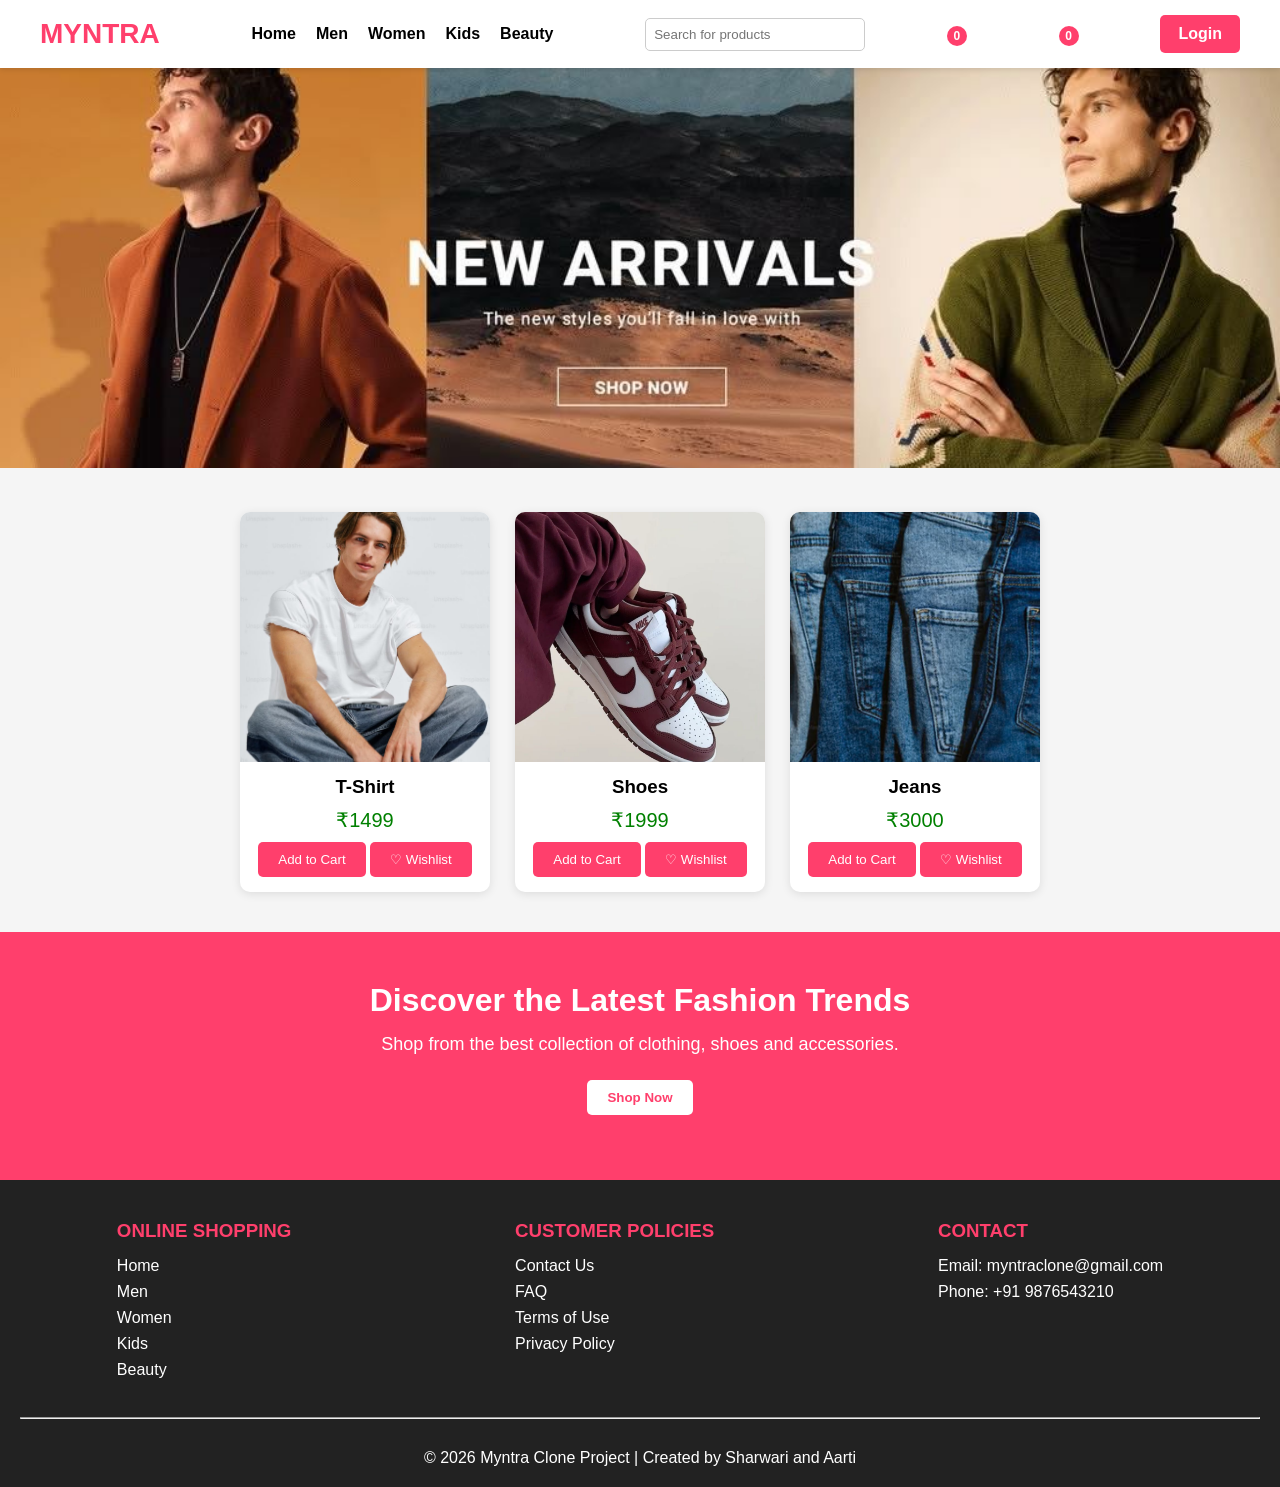
<file: index.html>
<!DOCTYPE html>
<html lang="en">
<head>
  <meta charset="UTF-8">
  <meta name="viewport" content="width=device-width, initial-scale=1.0">
  <title>Myntra Clone</title>
  <link rel="stylesheet" href="style.css">
</head>

<body>

  <header>

    <div class="logo" onclick="window.location.href='index.html'" style="cursor: pointer;">
      MYNTRA
    </div>

    <nav>
      <ul>
        <li>
          <a href="home.html" style="text-decoration: none; color: inherit;">
            Home
          </a>
        </li>

        <li>
          <a href="men.html" style="text-decoration: none; color: inherit;">
            Men
          </a>
        </li>

        <li>
          <a href="women.html" style="text-decoration: none; color: inherit;">
            Women
          </a>
        </li>

        <li>
          <a href="kids.html" style="text-decoration: none; color: inherit;">
            Kids
          </a>
        </li>

        <li>
          <a href="beauty.html" style="text-decoration: none; color: inherit;">
            Beauty
          </a>
        </li>
      </ul>
    </nav>

    <div class="search-box">
      <input type="text" placeholder="Search for products">
    </div>

    <div class="wishlist" onclick="window.location.href='wishlist.html'">
      <span id="wishlist-count" class="wishlist-badge">0</span>
    </div>

    <div class="cart" onclick="window.location.href='cart.html'">
      <span id="cart-count" class="cart-badge">0</span>
    </div>

    <a href="login.html" class="login-btn">Login</a>

  </header>


  <!-- Banner -->

  <section class="banner">

    <img src="image/banner.jpg" alt="Banner">

  </section>


  <!-- Products -->

  <section class="products">

    <!-- T-Shirt -->

    <div class="card">

      <img src="image/tshirt.jpg" alt="T-Shirt">

      <h3>T-Shirt</h3>

      <p>₹1499</p>

      <button onclick="addToCart()">
        Add to Cart
      </button>

      <button onclick="addToWishlist()" class="wishlist-btn">
        ♡ Wishlist
      </button>

    </div>


    <!-- Shoes -->

    <div class="card">

      <img src="image/shoes.jpg" alt="Shoes">

      <h3>Shoes</h3>

      <p>₹1999</p>

      <button onclick="addToCart()">
        Add to Cart
      </button>

      <button onclick="addToWishlist()" class="wishlist-btn">
        ♡ Wishlist
      </button>

    </div>


    <!-- Jeans -->

    <div class="card">

      <img src="image/jeans.jpg" alt="Jeans">

      <h3>Jeans</h3>

      <p>₹3000</p>

      <button onclick="addToCart()">
        Add to Cart
      </button>

      <button onclick="addToWishlist()" class="wishlist-btn">
        ♡ Wishlist
      </button>

    </div>

  </section>


  <!-- Call To Action -->

  <section class="cta">

    <h2>
      Discover the Latest Fashion Trends
    </h2>

    <p>
      Shop from the best collection of clothing, shoes and accessories.
    </p>

    <a href="login.html">
      <button>
        Shop Now
      </button>
    </a>

  </section>


  <!-- Footer -->

  <footer>

    <div class="footer-container">


      <div class="footer-box">

        <h3>ONLINE SHOPPING</h3>

        <p>
          <a href="home.html" style="text-decoration: none; color: inherit;">
            Home
          </a>
        </p>

        <p>
          <a href="men.html" style="text-decoration: none; color: inherit;">
            Men
          </a>
        </p>

        <p>
          <a href="women.html" style="text-decoration: none; color: inherit;">
            Women
          </a>
        </p>

        <p>
          <a href="kids.html" style="text-decoration: none; color: inherit;">
            Kids
          </a>
        </p>

        <p>
          <a href="beauty.html" style="text-decoration: none; color: inherit;">
            Beauty
          </a>
        </p>

      </div>


      <div class="footer-box">

        <h3>CUSTOMER POLICIES</h3>

        <p>Contact Us</p>

        <p>FAQ</p>

        <p>Terms of Use</p>

        <p>Privacy Policy</p>

      </div>


      <div class="footer-box">

        <h3>CONTACT</h3>

        <p>
          Email: myntraclone@gmail.com
        </p>

        <p>
          Phone: +91 9876543210
        </p>

      </div>

    </div>


    <hr>


    <p class="copyright">

      © 2026 Myntra Clone Project | Created by Sharwari and Aarti

    </p>

  </footer>


  <script src="script.js"></script>

</body>
</html>
</file>
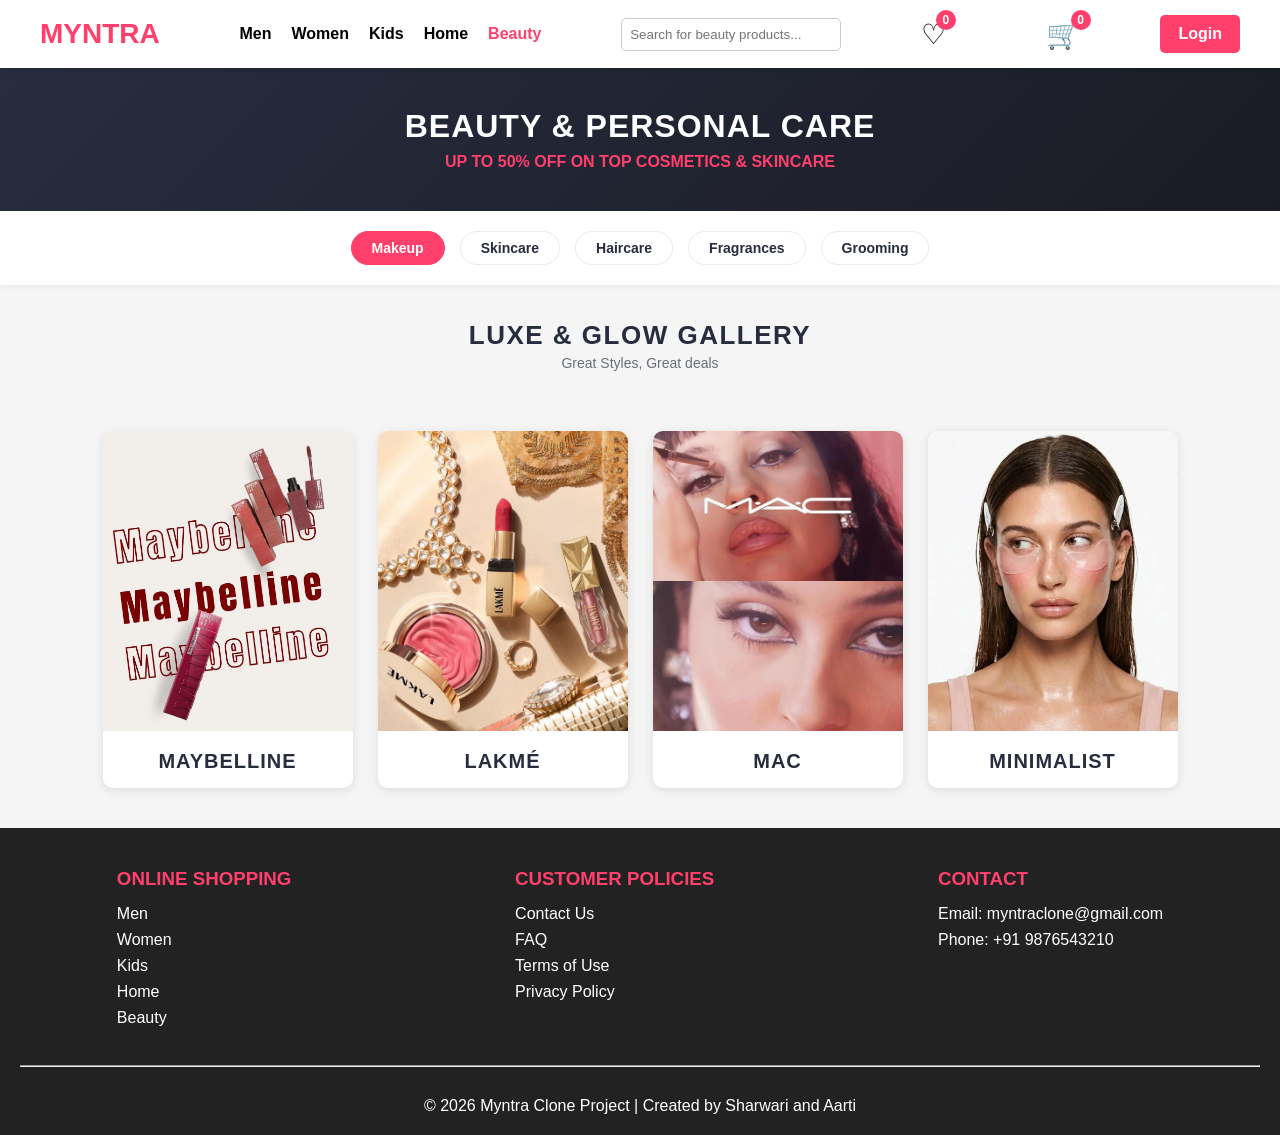
<file: beauty.html>
<!DOCTYPE html>
<html lang="en">
<head>
    <meta charset="UTF-8">
    <meta name="viewport" content="width=device-width, initial-scale=1.0">
    <title>Beauty & Personal Care - Myntra Clone</title>
    <link rel="stylesheet" href="style.css">
    <style>
        /* Category-specific styling */
        .category-header {
            background: linear-gradient(135deg, #282c3f 0%, #1a1c24 100%);
            color: white;
            padding: 40px 20px;
            text-align: center;
        }

        .category-header h1 {
            font-size: 32px;
            font-weight: 700;
            letter-spacing: 1px;
            margin-bottom: 8px;
        }

        .category-header p {
            color: #ff3f6c;
            font-size: 16px;
            font-weight: 600;
        }

        .filter-bar {
            display: flex;
            justify-content: center;
            gap: 15px;
            padding: 20px;
            background: white;
            box-shadow: 0 2px 4px rgba(0,0,0,0.05);
            flex-wrap: wrap;
        }

        .filter-pill {
            padding: 8px 20px;
            border: 1px solid #eaeaec;
            border-radius: 20px;
            font-size: 14px;
            font-weight: 600;
            color: #282c3f;
            cursor: pointer;
            transition: 0.2s;
        }

        .filter-pill:hover, .filter-pill.active {
            background: #ff3f6c;
            color: white;
            border-color: #ff3f6c;
        }

        .brand-gallery-title {
            text-align: center;
            margin-top: 35px;
        }

        .brand-gallery-title h2 {
            font-size: 26px;
            color: #282c3f;
            text-transform: uppercase;
            letter-spacing: 1.5px;
            margin-bottom: 4px;
        }

        .brand-gallery-title p {
            font-size: 14px;
            color: #696e79;
            font-weight: 500;
            margin-bottom: 20px;
        }

        .brand-card {
            padding-bottom: 15px;
        }

        .brand-card img {
            width: 100%;
            height: 300px;
            object-fit: cover;
        }

        .brand-card h3 {
            margin-top: 15px;
            font-size: 20px;
            font-weight: bold;
            color: #282c3f;
            letter-spacing: 1px;
        }
    </style>
</head>
<body>

    <!-- Header Navigation -->
    <header>
        <div class="logo" onclick="window.location.href='index.html'" style="cursor: pointer;">MYNTRA</div>

        <nav>
            <ul>
                <li><a href="men.html" style="text-decoration: none; color: inherit;">Men</a></li>
                <li><a href="women.html" style="text-decoration: none; color: inherit;">Women</a></li>
                <li><a href="kids.html" style="text-decoration: none; color: inherit;">Kids</a></li>
                <li><a href="home.html" style="text-decoration: none; color: inherit;">Home</a></li>
                <li><a href="beauty.html" style="text-decoration: none; color: #ff3f6c;">Beauty</a></li>
            </ul>
        </nav>

        <div class="search-box">
            <input type="text" placeholder="Search for beauty products...">
        </div>

        <div class="wishlist" onclick="window.location.href='wishlist.html'">
            ♡
            <span id="wishlist-count" class="wishlist-badge">0</span>
        </div>

        <div class="cart" onclick="window.location.href='cart.html'">
            🛒
            <span id="cart-count" class="cart-badge">0</span>
        </div>

        <a href="login.html" class="login-btn">Login</a>
    </header>

    <!-- Hero Banner -->
    <section class="category-header">
        <h1>BEAUTY & PERSONAL CARE</h1>
        <p>UP TO 50% OFF ON TOP COSMETICS & SKINCARE</p>
    </section>

    <!-- Quick Filter Pills -->
    <div class="filter-bar">
        <span class="filter-pill active">Makeup</span>
        <span class="filter-pill">Skincare</span>
        <span class="filter-pill">Haircare</span>
        <span class="filter-pill">Fragrances</span>
        <span class="filter-pill">Grooming</span>
    </div>

    <!-- Section Header -->
    <div class="brand-gallery-title">
        <h2>Luxe & Glow Gallery</h2>
        <p>Great Styles, Great deals</p>
    </div>

    <!-- Brand Cards Grid -->
    <section class="products">

        <!-- MAYBELLINE -->
        <div class="card brand-card">
            <img src="image/maybelline.jpg" alt="MAYBELLINE">
            <h3>MAYBELLINE</h3>
        </div>

        <!-- LAKMÉ -->
        <div class="card brand-card">
            <img src="image/lakme.jpg" alt="LAKMÉ">
            <h3>LAKMÉ</h3>
        </div>

        <!-- MAC -->
        <div class="card brand-card">
            <img src="image/mac.jpg" alt="MAC">
            <h3>MAC</h3>
        </div>

        <!-- MINIMALIST -->
        <div class="card brand-card">
            <img src="image/minimalist.jpg" alt="MINIMALIST">
            <h3>MINIMALIST</h3>
        </div>

    </section>

    <!-- Footer -->
    <footer>
        <div class="footer-container">
            <div class="footer-box">
                <h3>ONLINE SHOPPING</h3>
                <p><a href="men.html" style="text-decoration: none; color: inherit;">Men</a></p>
                <p><a href="women.html" style="text-decoration: none; color: inherit;">Women</a></p>
                <p><a href="kids.html" style="text-decoration: none; color: inherit;">Kids</a></p>
                <p><a href="home.html" style="text-decoration: none; color: inherit;">Home</a></p>
                <p><a href="beauty.html" style="text-decoration: none; color: inherit;">Beauty</a></p>
            </div>

            <div class="footer-box">
                <h3>CUSTOMER POLICIES</h3>
                <p>Contact Us</p>
                <p>FAQ</p>
                <p>Terms of Use</p>
                <p>Privacy Policy</p>
            </div>

            <div class="footer-box">
                <h3>CONTACT</h3>
                <p>Email: myntraclone@gmail.com</p>
                <p>Phone: +91 9876543210</p>
            </div>
        </div>

        <hr>

        <p class="copyright">
            © 2026 Myntra Clone Project | Created by Sharwari and Aarti
        </p>
    </footer>

    <script src="script.js"></script>
</body>
</html>
</file>
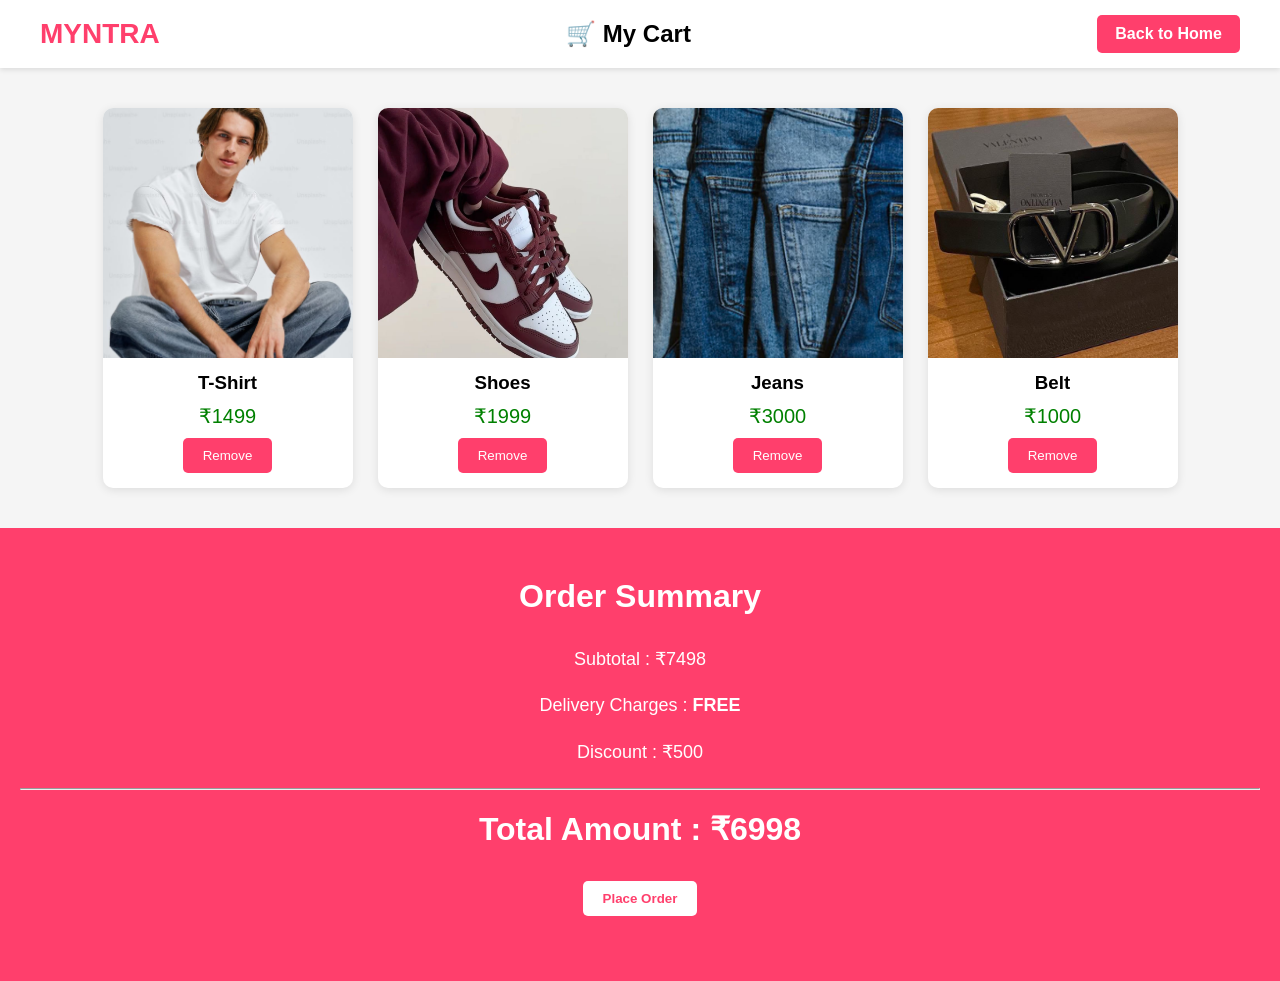
<file: cart.html>
<!DOCTYPE html>
<html lang="en">
<head>
    <meta charset="UTF-8">
    <meta name="viewport" content="width=device-width, initial-scale=1.0">
    <title>My Cart</title>
    <link rel="stylesheet" href="style.css">
</head>
<body>

<header>

    <div class="logo">MYNTRA</div>

    <h2>🛒 My Cart</h2>

    <a href="index.html" class="login-btn">Back to Home</a>

</header>

<section class="products">

    <div class="card">
        <img src="image/tshirt.jpg" alt="T-Shirt">
        <h3>T-Shirt</h3>
        <p>₹1499</p>
        <button>Remove</button>
    </div>

    <div class="card">
        <img src="image/shoes.jpg" alt="Shoes">
        <h3>Shoes</h3>
        <p>₹1999</p>
        <button>Remove</button>
    </div>

    <div class="card">
        <img src="image/jeans.jpg" alt="Jeans">
        <h3>Jeans</h3>
        <p>₹3000</p>
        <button>Remove</button>
    </div>

    <div class="card">
        <img src="image/belt.jpg" alt="Belt">
        <h3>Belt</h3>
        <p>₹1000</p>
        <button>Remove</button>
    </div>

</section>

<section class="cta">

    <h2>Order Summary</h2>

    <br>

    <p>Subtotal : ₹7498</p>

    <p>Delivery Charges : <b>FREE</b></p>

    <p>Discount : ₹500</p>

    <hr style="margin:20px 0;">

    <h2>Total Amount : ₹6998</h2>

    <br>

    <a href="placeorder.html">
        <button>Place Order</button>
    </a>

</section>

<script src="script.js"></script>

</body>
</html>
</file>
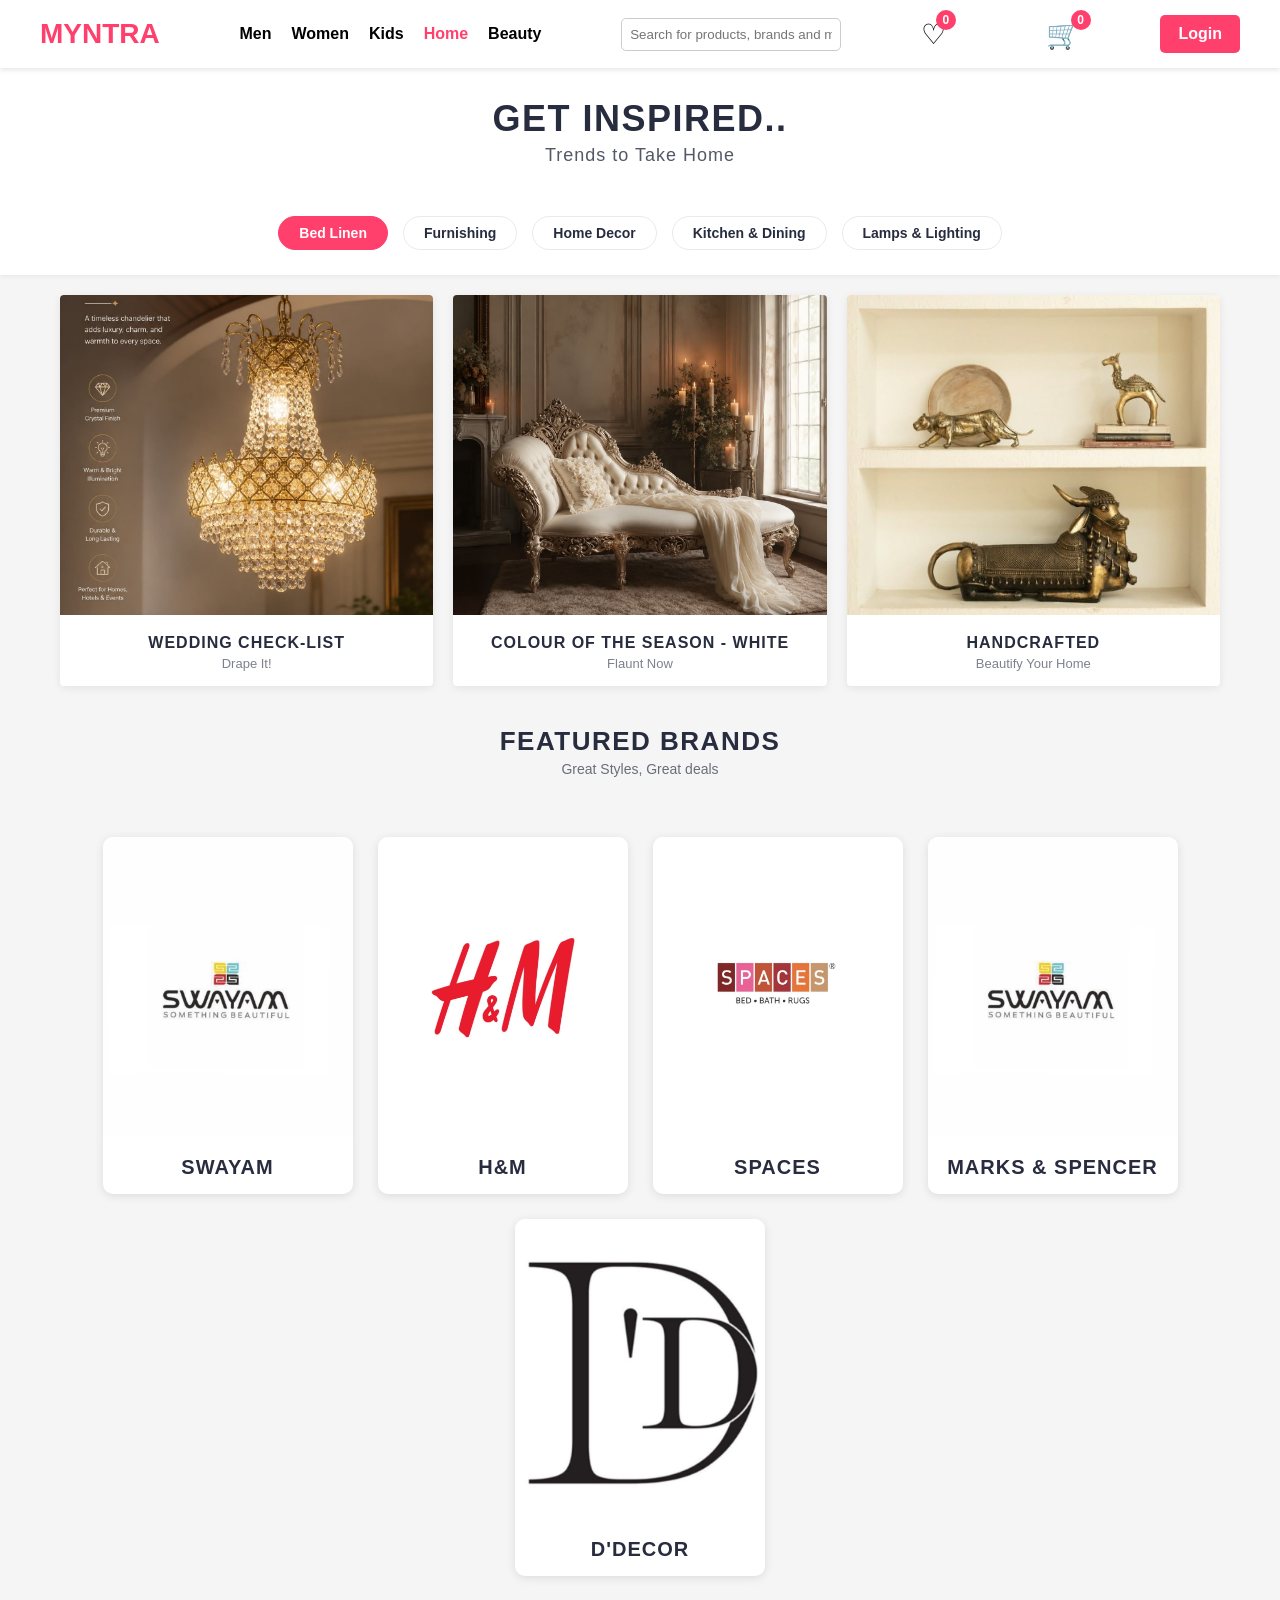
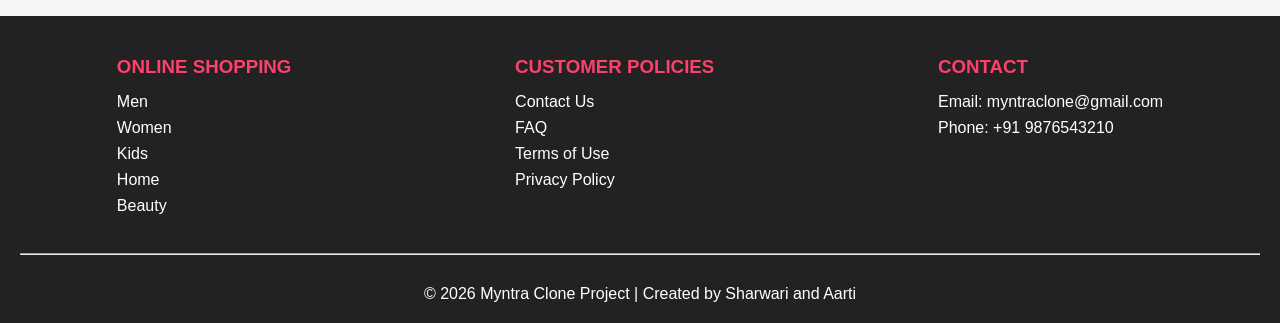
<file: home.html>
<!DOCTYPE html>
<html lang="en">
<head>
    <meta charset="UTF-8">
    <meta name="viewport" content="width=device-width, initial-scale=1.0">
    <title>Home & Living - Myntra Clone</title>
    <link rel="stylesheet" href="style.css">

    <style>
        /* Home & Living Standard Inspired Header */
        .inspired-header {
            text-align: center;
            padding: 30px 20px 10px;
            background: #fff;
        }

        .inspired-header h1 {
            font-size: 36px;
            color: #282c3f;
            font-weight: 700;
            text-transform: uppercase;
            letter-spacing: 1.5px;
            margin-bottom: 5px;
        }

        .inspired-header p {
            font-size: 18px;
            color: #535766;
            letter-spacing: 1px;
            margin-top: 0;
            margin-bottom: 25px;
            font-weight: 400;
        }

        /* Filter Pills */
        .filter-bar {
            display: flex;
            justify-content: center;
            gap: 15px;
            padding: 15px 20px 25px;
            background: white;
            box-shadow: 0 2px 4px rgba(0,0,0,0.05);
            flex-wrap: wrap;
        }

        .filter-pill {
            padding: 8px 20px;
            border: 1px solid #eaeaec;
            border-radius: 20px;
            font-size: 14px;
            font-weight: 600;
            color: #282c3f;
            cursor: pointer;
            transition: 0.2s;
        }

        .filter-pill:hover, .filter-pill.active {
            background: #ff3f6c;
            color: white;
            border-color: #ff3f6c;
        }

        /* Trends Grid (Matching image layout) */
        .trends-container {
            display: flex;
            justify-content: center;
            gap: 20px;
            max-width: 1200px;
            margin: 20px auto 40px;
            padding: 0 20px;
            flex-wrap: wrap;
        }

        .trend-card {
            flex: 1;
            min-width: 280px;
            background: white;
            border-radius: 4px;
            overflow: hidden;
            text-align: center;
            box-shadow: 0 2px 8px rgba(0,0,0,0.08);
            cursor: pointer;
            transition: 0.3s;
        }

        .trend-card:hover {
            transform: translateY(-4px);
        }

        .trend-card img {
            width: 100%;
            height: 320px;
            object-fit: cover;
        }

        .trend-card-text {
            padding: 15px 10px;
        }

        .trend-card-text h3 {
            font-size: 16px;
            font-weight: bold;
            color: #282c3f;
            text-transform: uppercase;
            letter-spacing: 1px;
            margin-bottom: 4px;
        }

        .trend-card-text p {
            font-size: 13px;
            color: #7e818c;
            margin: 0;
        }

        /* Section Title Styling */
        .brand-gallery-title {
            text-align: center;
            margin-top: 30px;
        }

        .brand-gallery-title h2 {
            font-size: 26px;
            color: #282c3f;
            text-transform: uppercase;
            letter-spacing: 1.5px;
            margin-bottom: 4px;
        }

        .brand-gallery-title p {
            font-size: 14px;
            color: #696e79;
            font-weight: 500;
            margin-bottom: 20px;
        }

        .brand-card {
            padding-bottom: 15px;
        }

        .brand-card img {
            width: 100%;
            height: 300px;
            object-fit: cover;
        }

        .brand-card h3 {
            margin-top: 15px;
            font-size: 20px;
            font-weight: bold;
            color: #282c3f;
            letter-spacing: 1px;
        }
    </style>
</head>
<body>

    <!-- Header Navigation -->
    <header>
        <div class="logo" onclick="window.location.href='index.html'" style="cursor: pointer;">MYNTRA</div>

        <nav>
            <ul>
                <li><a href="men.html" style="text-decoration: none; color: inherit;">Men</a></li>
                <li><a href="women.html" style="text-decoration: none; color: inherit;">Women</a></li>
                <li><a href="kids.html" style="text-decoration: none; color: inherit;">Kids</a></li>
                <li><a href="home.html" style="text-decoration: none; color: #ff3f6c;">Home</a></li>
                <li><a href="beauty.html" style="text-decoration: none; color: inherit;">Beauty</a></li>
            </ul>
        </nav>

        <div class="search-box">
            <input type="text" placeholder="Search for products, brands and more">
        </div>

        <div class="wishlist" onclick="window.location.href='wishlist.html'">
            ♡
            <span id="wishlist-count" class="wishlist-badge">0</span>
        </div>

        <div class="cart" onclick="window.location.href='cart.html'">
            🛒
            <span id="cart-count" class="cart-badge">0</span>
        </div>

        <a href="login.html" class="login-btn">Login</a>
    </header>

    <!-- Standard Font Title Header -->
    <div class="inspired-header">
        <h1>Get Inspired..</h1>
        <p>Trends to Take Home</p>
    </div>

    <!-- Quick Filter Pills -->
    <div class="filter-bar">
        <span class="filter-pill active">Bed Linen</span>
        <span class="filter-pill">Furnishing</span>
        <span class="filter-pill">Home Decor</span>
        <span class="filter-pill">Kitchen & Dining</span>
        <span class="filter-pill">Lamps & Lighting</span>
    </div>

    <!-- Inspired Trends Grid -->
    <section class="trends-container">

        <!-- Card 1 -->
        <div class="trend-card">
            <img src="image/wedding_checklist.jpg" alt="Wedding Check-List">
            <div class="trend-card-text">
                <h3>WEDDING CHECK-LIST</h3>
                <p>Drape It!</p>
            </div>
        </div>

        <!-- Card 2 -->
        <div class="trend-card">
            <img src="image/white_season.jpg" alt="Colour Of The Season - White">
            <div class="trend-card-text">
                <h3>COLOUR OF THE SEASON - WHITE</h3>
                <p>Flaunt Now</p>
            </div>
        </div>

        <!-- Card 3 -->
        <div class="trend-card">
            <img src="image/handcrafted.jpg" alt="Handcrafted">
            <div class="trend-card-text">
                <h3>HANDCRAFTED</h3>
                <p>Beautify Your Home</p>
            </div>
        </div>

    </section>

    <!-- Featured Brands Section Title -->
    <div class="brand-gallery-title">
        <h2>FEATURED BRANDS</h2>
        <p>Great Styles, Great deals</p>
    </div>

    <!-- Brand Cards Grid -->
    <section class="products">

        <!-- SWAYAM -->
        <div class="card brand-card">
            <img src="image/swayam.jpg" alt="SWAYAM">
            <h3>SWAYAM</h3>
        </div>

        <!-- H&M HOME -->
        <div class="card brand-card">
            <img src="image/hm_home.jpg" alt="H&M">
            <h3>H&M</h3>
        </div>

        <!-- SPACES -->
        <div class="card brand-card">
            <img src="image/spaces.jpg" alt="SPACES">
            <h3>SPACES</h3>
        </div>

        <!-- MARKS & SPENCER -->
        <div class="card brand-card">
            <img src="image/marks_spencer.jpg" alt="MARKS & SPENCER">
            <h3>MARKS & SPENCER</h3>
        </div>

        <!-- D'DECOR -->
        <div class="card brand-card">
            <img src="image/ddecor.jpg" alt="D'DECOR">
            <h3>D'DECOR</h3>
        </div>

    </section>

    <!-- Footer -->
    <footer>
        <div class="footer-container">
            <div class="footer-box">
                <h3>ONLINE SHOPPING</h3>
                <p><a href="men.html" style="text-decoration: none; color: inherit;">Men</a></p>
                <p><a href="women.html" style="text-decoration: none; color: inherit;">Women</a></p>
                <p><a href="kids.html" style="text-decoration: none; color: inherit;">Kids</a></p>
                <p><a href="home.html" style="text-decoration: none; color: inherit;">Home</a></p>
                <p><a href="beauty.html" style="text-decoration: none; color: inherit;">Beauty</a></p>
            </div>

            <div class="footer-box">
                <h3>CUSTOMER POLICIES</h3>
                <p>Contact Us</p>
                <p>FAQ</p>
                <p>Terms of Use</p>
                <p>Privacy Policy</p>
            </div>

            <div class="footer-box">
                <h3>CONTACT</h3>
                <p>Email: myntraclone@gmail.com</p>
                <p>Phone: +91 9876543210</p>
            </div>
        </div>

        <hr>

        <p class="copyright">
            © 2026 Myntra Clone Project | Created by Sharwari and Aarti
        </p>
    </footer>

    <script src="script.js"></script>
</body>
</html>
</file>
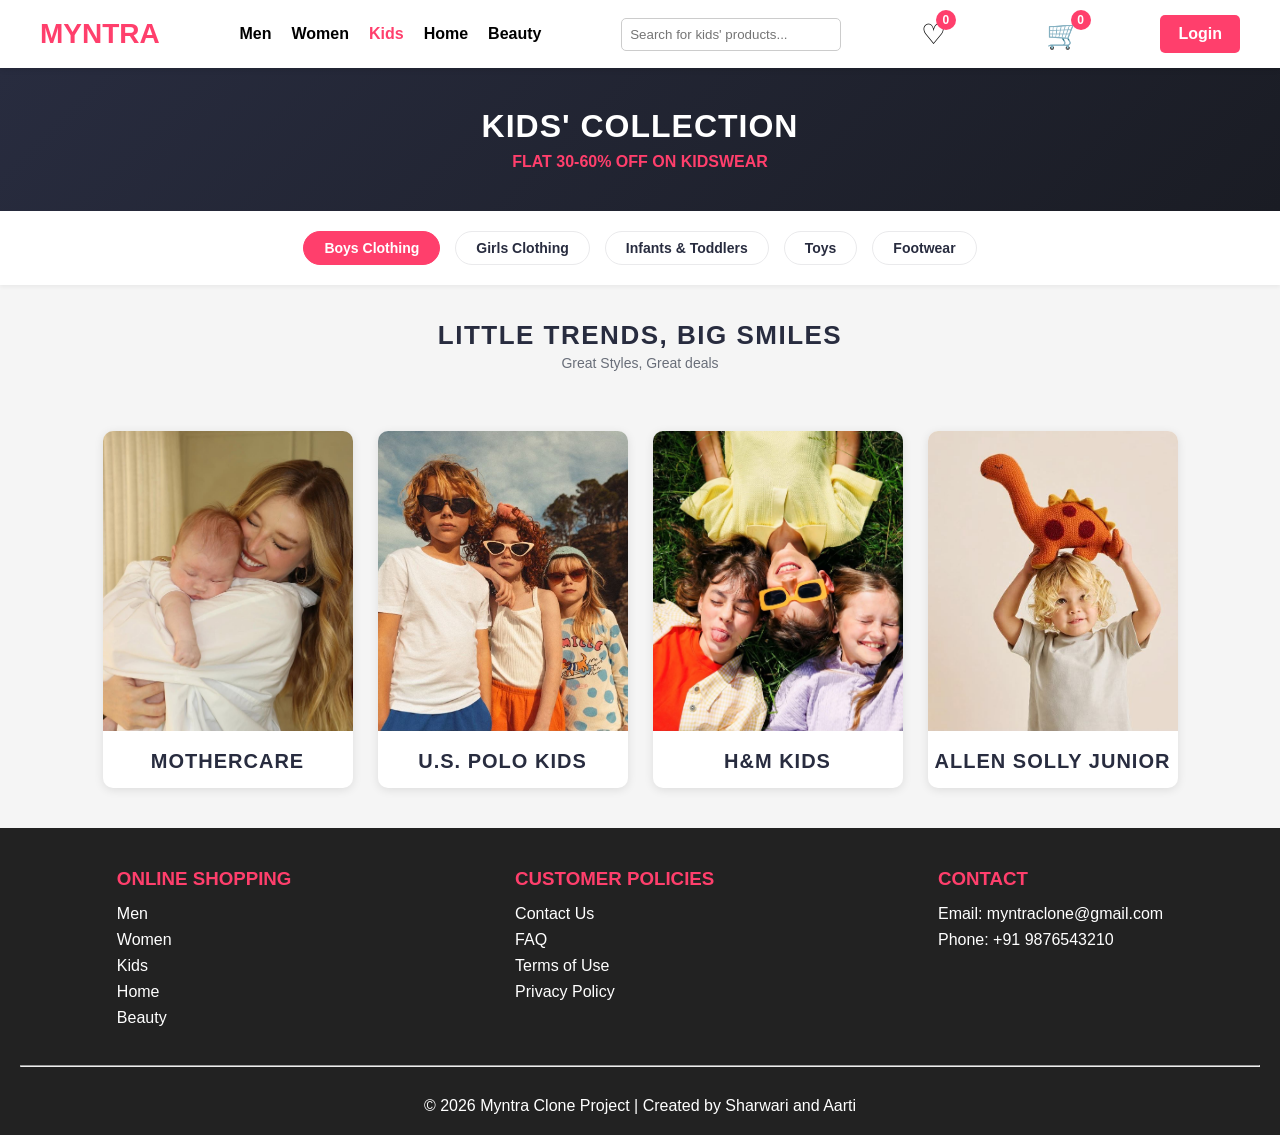
<file: kids.html>
<!DOCTYPE html>
<html lang="en">
<head>
    <meta charset="UTF-8">
    <meta name="viewport" content="width=device-width, initial-scale=1.0">
    <title>Kids' Fashion & Wear - Myntra Clone</title>
    <link rel="stylesheet" href="style.css">
    <style>
        /* Category-specific styling */
        .category-header {
            background: linear-gradient(135deg, #282c3f 0%, #1a1c24 100%);
            color: white;
            padding: 40px 20px;
            text-align: center;
        }

        .category-header h1 {
            font-size: 32px;
            font-weight: 700;
            letter-spacing: 1px;
            margin-bottom: 8px;
        }

        .category-header p {
            color: #ff3f6c;
            font-size: 16px;
            font-weight: 600;
        }

        .filter-bar {
            display: flex;
            justify-content: center;
            gap: 15px;
            padding: 20px;
            background: white;
            box-shadow: 0 2px 4px rgba(0,0,0,0.05);
            flex-wrap: wrap;
        }

        .filter-pill {
            padding: 8px 20px;
            border: 1px solid #eaeaec;
            border-radius: 20px;
            font-size: 14px;
            font-weight: 600;
            color: #282c3f;
            cursor: pointer;
            transition: 0.2s;
        }

        .filter-pill:hover, .filter-pill.active {
            background: #ff3f6c;
            color: white;
            border-color: #ff3f6c;
        }

        .brand-gallery-title {
            text-align: center;
            margin-top: 35px;
        }

        .brand-gallery-title h2 {
            font-size: 26px;
            color: #282c3f;
            text-transform: uppercase;
            letter-spacing: 1.5px;
            margin-bottom: 4px;
        }

        .brand-gallery-title p {
            font-size: 14px;
            color: #696e79;
            font-weight: 500;
            margin-bottom: 20px;
        }

        .brand-card {
            padding-bottom: 15px;
        }

        .brand-card img {
            width: 100%;
            height: 300px;
            object-fit: cover;
        }

        .brand-card h3 {
            margin-top: 15px;
            font-size: 20px;
            font-weight: bold;
            color: #282c3f;
            letter-spacing: 1px;
        }
    </style>
</head>
<body>

    <!-- Header Navigation -->
    <header>
        <div class="logo" onclick="window.location.href='index.html'" style="cursor: pointer;">MYNTRA</div>

        <nav>
            <ul>
                <li><a href="men.html" style="text-decoration: none; color: inherit;">Men</a></li>
                <li><a href="women.html" style="text-decoration: none; color: inherit;">Women</a></li>
                <li><a href="kids.html" style="text-decoration: none; color: #ff3f6c;">Kids</a></li>
                <li><a href="home.html" style="text-decoration: none; color: inherit;">Home</a></li>
                <li><a href="beauty.html" style="text-decoration: none; color: inherit;">Beauty</a></li>
            </ul>
        </nav>

        <div class="search-box">
            <input type="text" placeholder="Search for kids' products...">
        </div>

        <div class="wishlist" onclick="window.location.href='wishlist.html'">
            ♡
            <span id="wishlist-count" class="wishlist-badge">0</span>
        </div>

        <div class="cart" onclick="window.location.href='cart.html'">
            🛒
            <span id="cart-count" class="cart-badge">0</span>
        </div>

        <a href="login.html" class="login-btn">Login</a>
    </header>

    <!-- Hero Banner -->
    <section class="category-header">
        <h1>KIDS' COLLECTION</h1>
        <p>FLAT 30-60% OFF ON KIDSWEAR</p>
    </section>

    <!-- Quick Filter Pills -->
    <div class="filter-bar">
        <span class="filter-pill active">Boys Clothing</span>
        <span class="filter-pill">Girls Clothing</span>
        <span class="filter-pill">Infants & Toddlers</span>
        <span class="filter-pill">Toys</span>
        <span class="filter-pill">Footwear</span>
    </div>

    <!-- Section Header -->
    <div class="brand-gallery-title">
        <h2>Little Trends, Big Smiles</h2>
        <p>Great Styles, Great deals</p>
    </div>

    <!-- Brand Cards Grid -->
    <section class="products">

        <!-- MOTHERCARE -->
        <div class="card brand-card">
            <img src="image/mothercare.jpg" alt="MOTHERCARE">
            <h3>MOTHERCARE</h3>
        </div>

        <!-- U.S. POLO ASSN. KIDS -->
        <div class="card brand-card">
            <img src="image/us_polo_kids.jpg" alt="U.S. POLO KIDS">
            <h3>U.S. POLO KIDS</h3>
        </div>

        <!-- H&M KIDS -->
        <div class="card brand-card">
            <img src="image/hm_kids.jpg" alt="H&M KIDS">
            <h3>H&M KIDS</h3>
        </div>

        <!-- ALLEN SOLLY JUNIOR -->
        <div class="card brand-card">
            <img src="image/allen_solly_kids.jpg" alt="ALLEN SOLLY JUNIOR">
            <h3>ALLEN SOLLY JUNIOR</h3>
        </div>

    </section>

    <!-- Footer -->
    <footer>
        <div class="footer-container">
            <div class="footer-box">
                <h3>ONLINE SHOPPING</h3>
                <p><a href="men.html" style="text-decoration: none; color: inherit;">Men</a></p>
                <p><a href="women.html" style="text-decoration: none; color: inherit;">Women</a></p>
                <p><a href="kids.html" style="text-decoration: none; color: inherit;">Kids</a></p>
                <p><a href="home.html" style="text-decoration: none; color: inherit;">Home</a></p>
                <p><a href="beauty.html" style="text-decoration: none; color: inherit;">Beauty</a></p>
            </div>

            <div class="footer-box">
                <h3>CUSTOMER POLICIES</h3>
                <p>Contact Us</p>
                <p>FAQ</p>
                <p>Terms of Use</p>
                <p>Privacy Policy</p>
            </div>

            <div class="footer-box">
                <h3>CONTACT</h3>
                <p>Email: myntraclone@gmail.com</p>
                <p>Phone: +91 9876543210</p>
            </div>
        </div>

        <hr>

        <p class="copyright">
            © 2026 Myntra Clone Project | Created by Sharwari and Aarti
        </p>
    </footer>

    <script src="script.js"></script>
</body>
</html>
</file>
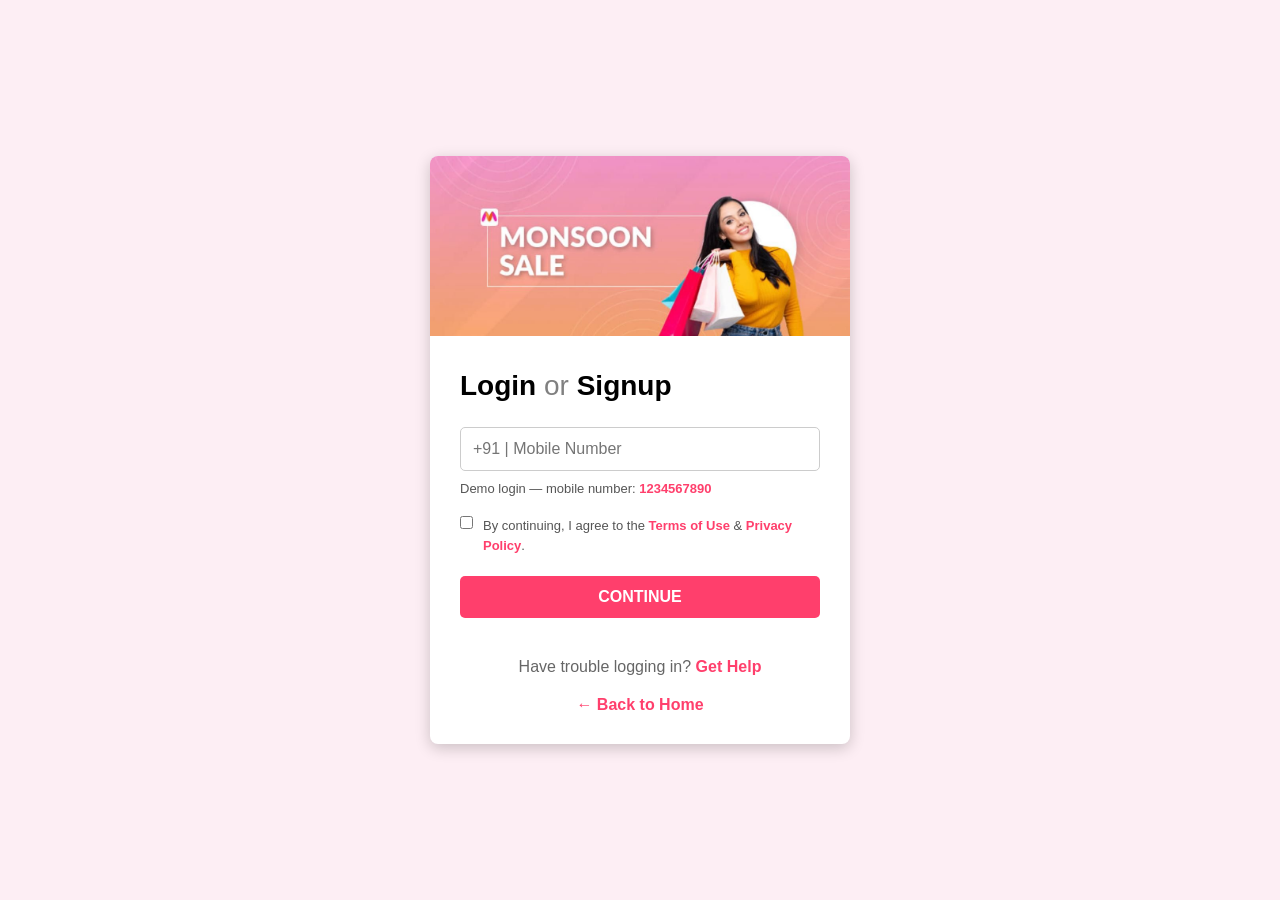
<file: login.html>
<!DOCTYPE html>
<html lang="en">
<head>
    <meta charset="UTF-8">
    <meta name="viewport" content="width=device-width, initial-scale=1.0">
    <title>Login - Myntra Clone</title>
    <link rel="stylesheet" href="style.css">
</head>

<body class="login-body">

    <div class="login-container">

        <img src="image/login-banner.jpg" alt="Login Banner" class="login-banner">

        <div class="login-content">

            <h2>Login <span>or</span> Signup</h2>

            <input
                type="tel"
                id="mobile"
                placeholder="+91 | Mobile Number"
                maxlength="10"
            >

            <p class="demo-hint">
                Demo login — mobile number: <b>1234567890</b>
            </p>

            <div class="terms">

                <input type="checkbox" id="agree">

                <label for="agree">
                    By continuing, I agree to the
                    <span>Terms of Use</span> &
                    <span>Privacy Policy</span>.
                </label>

            </div>

            <button onclick="login()">CONTINUE</button>

            <p class="help">
                Have trouble logging in?
                <span>Get Help</span>
            </p>

            <a href="index.html" class="back-home">
                ← Back to Home
            </a>

        </div>

    </div>

    <script src="script.js"></script>

</body>
</html>
</file>
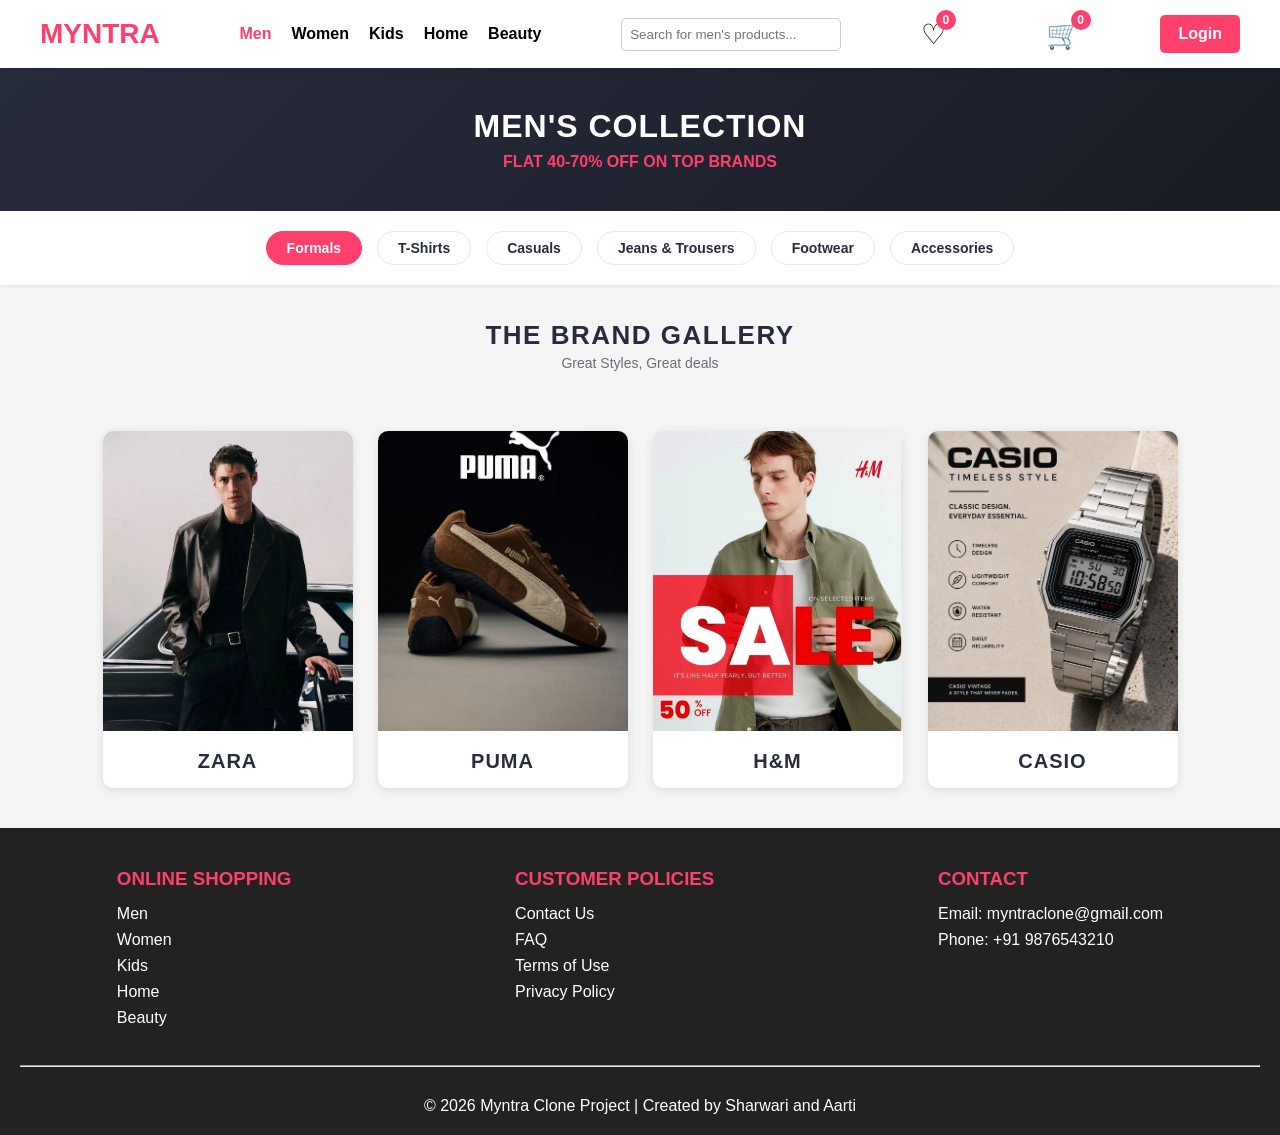
<file: men.html>
<!DOCTYPE html>
<html lang="en">
<head>
    <meta charset="UTF-8">
    <meta name="viewport" content="width=device-width, initial-scale=1.0">
    <title>Men's Clothing & Fashion - Myntra Clone</title>
    <link rel="stylesheet" href="style.css">
    <style>
        /* Category-specific styling */
        .category-header {
            background: linear-gradient(135deg, #282c3f 0%, #1a1c24 100%);
            color: white;
            padding: 40px 20px;
            text-align: center;
        }

        .category-header h1 {
            font-size: 32px;
            font-weight: 700;
            letter-spacing: 1px;
            margin-bottom: 8px;
        }

        .category-header p {
            color: #ff3f6c;
            font-size: 16px;
            font-weight: 600;
        }

        .filter-bar {
            display: flex;
            justify-content: center;
            gap: 15px;
            padding: 20px;
            background: white;
            box-shadow: 0 2px 4px rgba(0,0,0,0.05);
            flex-wrap: wrap;
        }

        .filter-pill {
            padding: 8px 20px;
            border: 1px solid #eaeaec;
            border-radius: 20px;
            font-size: 14px;
            font-weight: 600;
            color: #282c3f;
            cursor: pointer;
            transition: 0.2s;
        }

        .filter-pill:hover, .filter-pill.active {
            background: #ff3f6c;
            color: white;
            border-color: #ff3f6c;
        }

        .brand-gallery-title {
            text-align: center;
            margin-top: 35px;
        }

        .brand-gallery-title h2 {
            font-size: 26px;
            color: #282c3f;
            text-transform: uppercase;
            letter-spacing: 1.5px;
            margin-bottom: 4px;
        }

        .brand-gallery-title p {
            font-size: 14px;
            color: #696e79;
            font-weight: 500;
            margin-bottom: 20px;
        }

        .brand-card {
            padding-bottom: 15px;
        }

        .brand-card img {
            width: 100%;
            height: 300px;
            object-fit: cover;
        }

        .brand-card h3 {
            margin-top: 15px;
            font-size: 20px;
            font-weight: bold;
            color: #282c3f;
            letter-spacing: 1px;
        }
    </style>
</head>
<body>

    <!-- Header Navigation -->
    <header>
        <div class="logo" onclick="window.location.href='index.html'" style="cursor: pointer;">MYNTRA</div>

        <nav>
            <ul>
                <li><a href="men.html" style="text-decoration: none; color: #ff3f6c;">Men</a></li>
                <li><a href="women.html" style="text-decoration: none; color: inherit;">Women</a></li>
                <li><a href="kids.html" style="text-decoration: none; color: inherit;">Kids</a></li>
                <li><a href="home.html" style="text-decoration: none; color: inherit;">Home</a></li>
                <li><a href="beauty.html" style="text-decoration: none; color: inherit;">Beauty</a></li>
            </ul>
        </nav>

        <div class="search-box">
            <input type="text" placeholder="Search for men's products...">
        </div>

        <div class="wishlist" onclick="window.location.href='wishlist.html'">
            ♡
            <span id="wishlist-count" class="wishlist-badge">0</span>
        </div>

        <div class="cart" onclick="window.location.href='cart.html'">
            🛒
            <span id="cart-count" class="cart-badge">0</span>
        </div>

        <a href="login.html" class="login-btn">Login</a>
    </header>

    <!-- Hero Banner -->
    <section class="category-header">
        <h1>MEN'S COLLECTION</h1>
        <p>FLAT 40-70% OFF ON TOP BRANDS</p>
    </section>

    <!-- Quick Filter Pills -->
    <div class="filter-bar">
        <span class="filter-pill active">Formals</span>
        <span class="filter-pill">T-Shirts</span>
        <span class="filter-pill">Casuals</span>
        <span class="filter-pill">Jeans & Trousers</span>
        <span class="filter-pill">Footwear</span>
        <span class="filter-pill">Accessories</span>
    </div>

    <!-- Section Header -->
    <div class="brand-gallery-title">
        <h2>The Brand Gallery</h2>
        <p>Great Styles, Great deals</p>
    </div>

    <!-- Brand Cards Grid -->
    <section class="products">

        <!-- ZARA -->
        <div class="card brand-card">
            <img src="image/zara.jpg" alt="ZARA">
            <h3>ZARA</h3>
        </div>

        <!-- PUMA -->
        <div class="card brand-card">
            <img src="image/puma.jpg" alt="PUMA">
            <h3>PUMA</h3>
        </div>

        <!-- H&M -->
        <div class="card brand-card">
            <img src="image/hm.jpg" alt="H&M">
            <h3>H&M</h3>
        </div>

        <!-- CASIO -->
        <div class="card brand-card">
            <img src="image/casio.jpg" alt="CASIO">
            <h3>CASIO</h3>
        </div>

    </section>

    <!-- Footer -->
    <footer>
        <div class="footer-container">
            <div class="footer-box">
                <h3>ONLINE SHOPPING</h3>
                <p><a href="men.html" style="text-decoration: none; color: inherit;">Men</a></p>
                <p><a href="women.html" style="text-decoration: none; color: inherit;">Women</a></p>
                <p><a href="kids.html" style="text-decoration: none; color: inherit;">Kids</a></p>
                <p><a href="home.html" style="text-decoration: none; color: inherit;">Home</a></p>
                <p><a href="beauty.html" style="text-decoration: none; color: inherit;">Beauty</a></p>
            </div>

            <div class="footer-box">
                <h3>CUSTOMER POLICIES</h3>
                <p>Contact Us</p>
                <p>FAQ</p>
                <p>Terms of Use</p>
                <p>Privacy Policy</p>
            </div>

            <div class="footer-box">
                <h3>CONTACT</h3>
                <p>Email: myntraclone@gmail.com</p>
                <p>Phone: +91 9876543210</p>
            </div>
        </div>

        <hr>

        <p class="copyright">
            © 2026 Myntra Clone Project | Created by Sharwari and Aarti
        </p>
    </footer>

    <script src="script.js"></script>
</body>
</html>
</file>
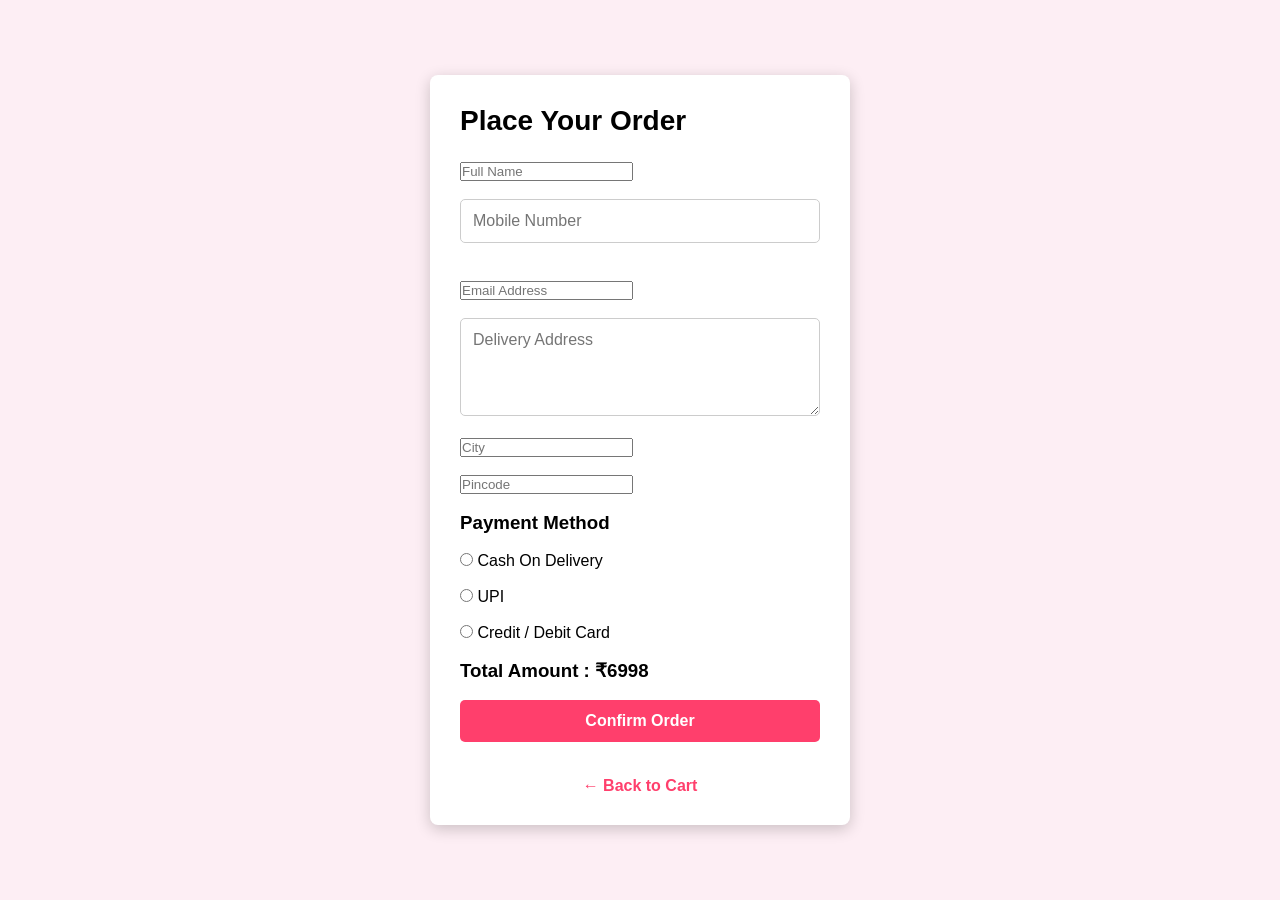
<file: placeorder.html>
<!DOCTYPE html>
<html lang="en">
<head>
    <meta charset="UTF-8">
    <meta name="viewport" content="width=device-width, initial-scale=1.0">
    <title>Place Order</title>
    <link rel="stylesheet" href="style.css">
</head>
<body class="login-body">

<div class="login-container">

    <div class="login-content">

        <h2>Place Your Order</h2>

        <input type="text" placeholder="Full Name" required>

        <br><br>

        <input type="tel" placeholder="Mobile Number" required>

        <br><br>

        <input type="email" placeholder="Email Address" required>

        <br><br>

        <textarea placeholder="Delivery Address" rows="4"
        style="width:100%;padding:12px;border:1px solid #ccc;border-radius:5px;font-size:16px;"></textarea>

        <br><br>

        <input type="text" placeholder="City" required>

        <br><br>

        <input type="text" placeholder="Pincode" required>

        <br><br>

        <h3>Payment Method</h3>

        <br>

        <input type="radio" name="payment"> Cash On Delivery

        <br><br>

        <input type="radio" name="payment"> UPI

        <br><br>

        <input type="radio" name="payment"> Credit / Debit Card

        <br><br>

        <h3>Total Amount : ₹6998</h3>

        <br>

        <a href="success.html">
            <button style="width:100%;">Confirm Order</button>
        </a>

        <a href="cart.html" class="back-home">
            ← Back to Cart
        </a>

    </div>

</div>

</body>
</html>
</file>
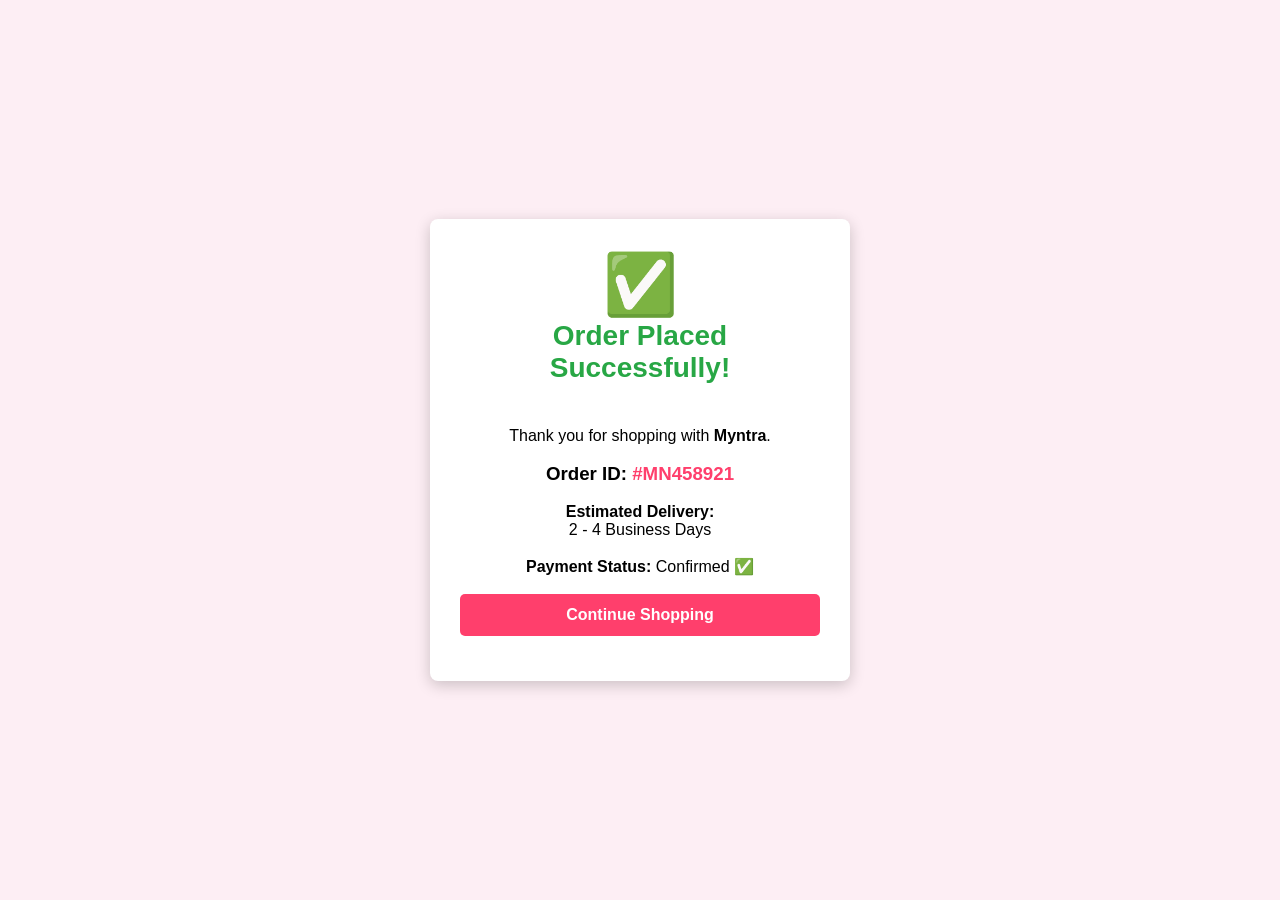
<file: success.html>
<!DOCTYPE html>
<html lang="en">
<head>
    <meta charset="UTF-8">
    <meta name="viewport" content="width=device-width, initial-scale=1.0">
    <title>Order Successful</title>
    <link rel="stylesheet" href="style.css">
</head>
<body class="login-body">

    <div class="login-container">

        <div class="login-content" style="text-align:center;">

            <h1 style="font-size:60px;">✅</h1>

            <h2 style="color:#28a745;">Order Placed Successfully!</h2>

            <br>

            <p>Thank you for shopping with <b>Myntra</b>.</p>

            <br>

            <h3>Order ID: <span style="color:#ff3f6c;">#MN458921</span></h3>

            <br>

            <p><strong>Estimated Delivery:</strong></p>
            <p>2 - 4 Business Days</p>

            <br>

            <p><strong>Payment Status:</strong> Confirmed ✅</p>

            <br>

            <a href="index.html">
                <button style="width:100%;">Continue Shopping</button>
            </a>

        </div>

    </div>

</body>
</html>
</file>
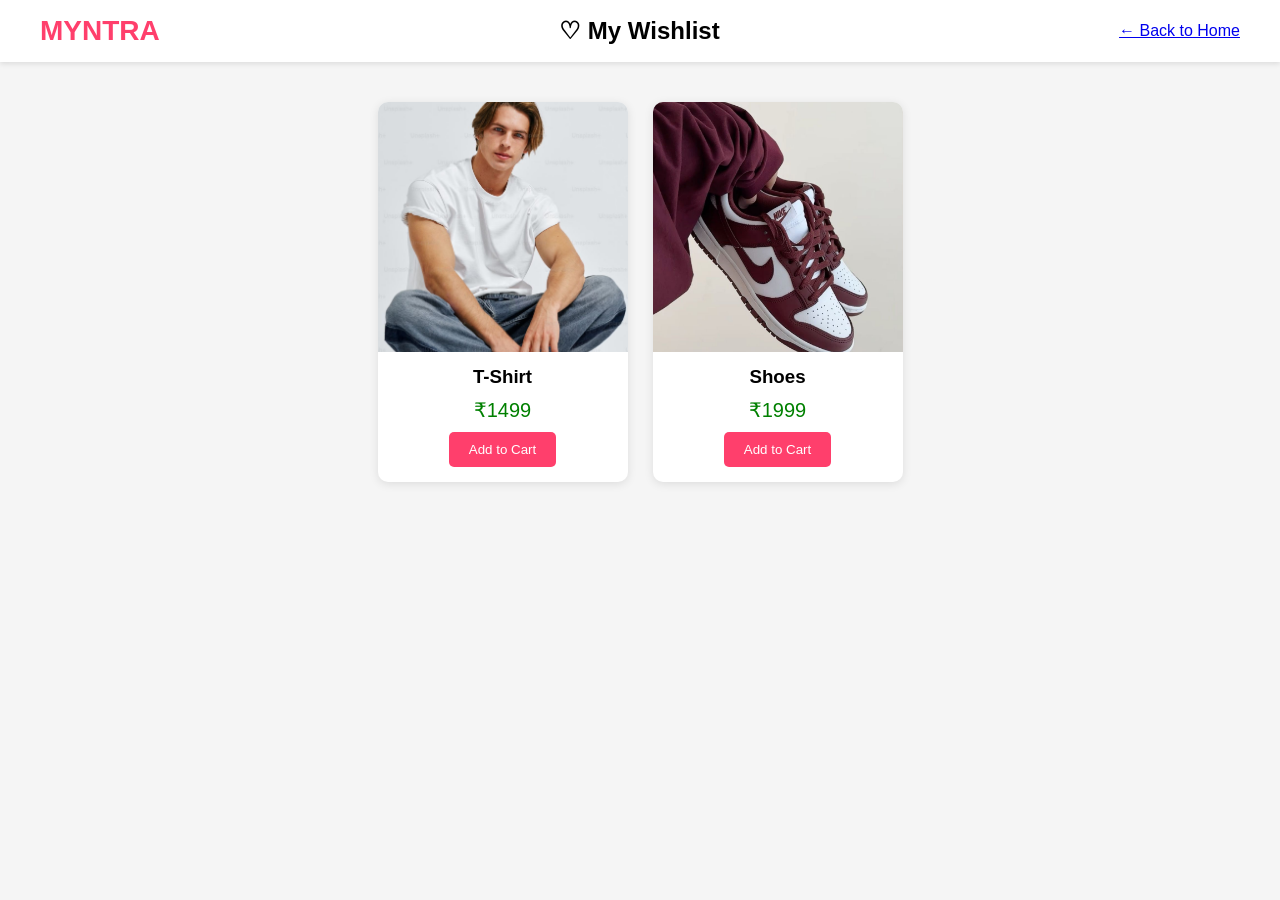
<file: wishlist.html>
<!DOCTYPE html>
<html lang="en">
<head>
    <meta charset="UTF-8">
    <meta name="viewport" content="width=device-width, initial-scale=1.0">
    <title>My Wishlist</title>
    <link rel="stylesheet" href="style.css">
</head>
<body>

<header>
    <div class="logo">MYNTRA</div>

    <h2>♡ My Wishlist</h2>

    <a href="index.html">← Back to Home</a>
</header>

<section class="products">

    <div class="card">
        <img src="image/tshirt.jpg" alt="T-Shirt">
        <h3>T-Shirt</h3>
        <p>₹1499</p>
        <button>Add to Cart</button>
    </div>

    <div class="card">
        <img src="image/shoes.jpg" alt="Shoes">
        <h3>Shoes</h3>
        <p>₹1999</p>
        <button>Add to Cart</button>
    </div>

    </section>

</body>
</html>
</file>
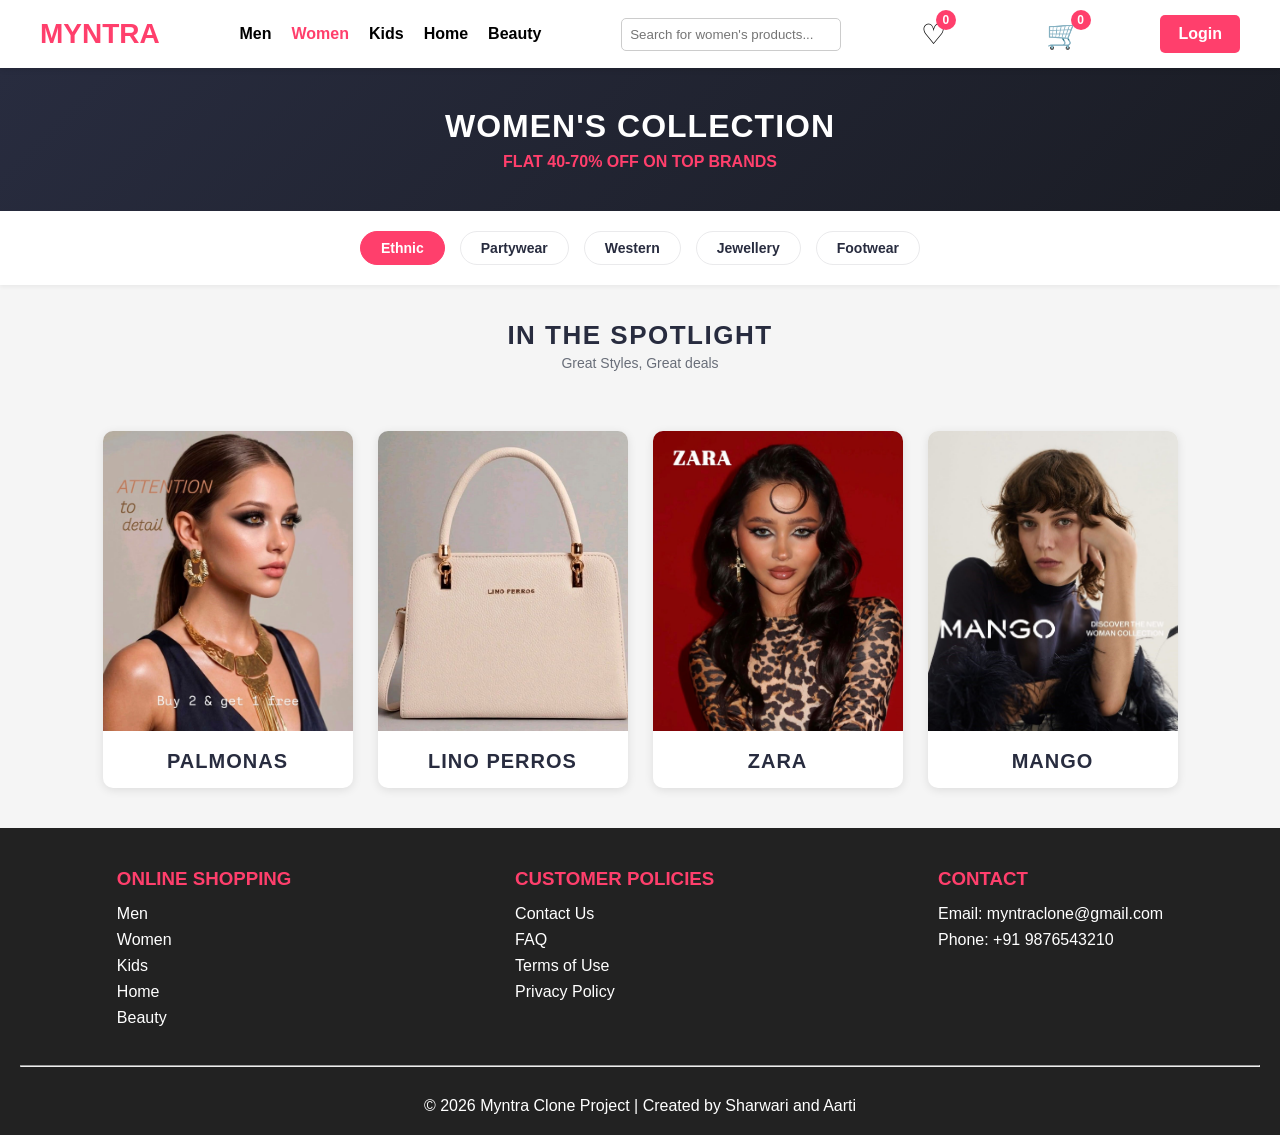
<file: women.html>
<!DOCTYPE html>
<html lang="en">
<head>
    <meta charset="UTF-8">
    <meta name="viewport" content="width=device-width, initial-scale=1.0">
    <title>Women's Clothing & Fashion - Myntra Clone</title>
    <link rel="stylesheet" href="style.css">
    <style>
        /* Category-specific styling */
        .category-header {
            background: linear-gradient(135deg, #282c3f 0%, #1a1c24 100%);
            color: white;
            padding: 40px 20px;
            text-align: center;
        }

        .category-header h1 {
            font-size: 32px;
            font-weight: 700;
            letter-spacing: 1px;
            margin-bottom: 8px;
        }

        .category-header p {
            color: #ff3f6c;
            font-size: 16px;
            font-weight: 600;
        }

        .filter-bar {
            display: flex;
            justify-content: center;
            gap: 15px;
            padding: 20px;
            background: white;
            box-shadow: 0 2px 4px rgba(0,0,0,0.05);
            flex-wrap: wrap;
        }

        .filter-pill {
            padding: 8px 20px;
            border: 1px solid #eaeaec;
            border-radius: 20px;
            font-size: 14px;
            font-weight: 600;
            color: #282c3f;
            cursor: pointer;
            transition: 0.2s;
        }

        .filter-pill:hover, .filter-pill.active {
            background: #ff3f6c;
            color: white;
            border-color: #ff3f6c;
        }

        .brand-gallery-title {
            text-align: center;
            margin-top: 35px;
        }

        .brand-gallery-title h2 {
            font-size: 26px;
            color: #282c3f;
            text-transform: uppercase;
            letter-spacing: 1.5px;
            margin-bottom: 4px;
        }

        .brand-gallery-title p {
            font-size: 14px;
            color: #696e79;
            font-weight: 500;
            margin-bottom: 20px;
        }

        .brand-card {
            padding-bottom: 15px;
        }

        .brand-card img {
            width: 100%;
            height: 300px;
            object-fit: cover;
        }

        .brand-card h3 {
            margin-top: 15px;
            font-size: 20px;
            font-weight: bold;
            color: #282c3f;
            letter-spacing: 1px;
        }
    </style>
</head>
<body>

    <!-- Header Navigation -->
    <header>
        <div class="logo" onclick="window.location.href='index.html'" style="cursor: pointer;">MYNTRA</div>

        <nav>
            <ul>
                <li><a href="men.html" style="text-decoration: none; color: inherit;">Men</a></li>
                <li><a href="women.html" style="text-decoration: none; color: #ff3f6c;">Women</a></li>
                <li><a href="kids.html" style="text-decoration: none; color: inherit;">Kids</a></li>
                <li><a href="home.html" style="text-decoration: none; color: inherit;">Home</a></li>
                <li><a href="beauty.html" style="text-decoration: none; color: inherit;">Beauty</a></li>
            </ul>
        </nav>

        <div class="search-box">
            <input type="text" placeholder="Search for women's products...">
        </div>

        <div class="wishlist" onclick="window.location.href='wishlist.html'">
            ♡
            <span id="wishlist-count" class="wishlist-badge">0</span>
        </div>

        <div class="cart" onclick="window.location.href='cart.html'">
            🛒
            <span id="cart-count" class="cart-badge">0</span>
        </div>

        <a href="login.html" class="login-btn">Login</a>
    </header>

    <!-- Hero Banner -->
    <section class="category-header">
        <h1>WOMEN'S COLLECTION</h1>
        <p>FLAT 40-70% OFF ON TOP BRANDS</p>
    </section>

    <!-- Quick Filter Pills -->
    <div class="filter-bar">
        <span class="filter-pill active">Ethnic</span>
        <span class="filter-pill">Partywear</span>
        <span class="filter-pill">Western</span>
        <span class="filter-pill">Jewellery</span>
        <span class="filter-pill">Footwear</span>
    </div>

    <!-- Section Header -->
    <div class="brand-gallery-title">
        <h2>In the Spotlight</h2>
        <p>Great Styles, Great deals</p>
    </div>

    <!-- Brand Cards Grid -->
    <section class="products">

        <!-- PALMONAS -->
        <div class="card brand-card">
            <img src="image/palmonas.jpg" alt="PALMONAS">
            <h3>PALMONAS</h3>
        </div>

        <!-- LINO PERROS -->
        <div class="card brand-card">
            <img src="image/lino_perros.jpg" alt="LINO PERROS">
            <h3>LINO PERROS</h3>
        </div>

        <!-- ZARA -->
        <div class="card brand-card">
            <img src="image/zara_women.jpg" alt="ZARA">
            <h3>ZARA</h3>
        </div>

        <!-- MANGO -->
        <div class="card brand-card">
            <img src="image/mango.jpg" alt="MANGO">
            <h3>MANGO</h3>
        </div>

    </section>

    <!-- Footer -->
    <footer>
        <div class="footer-container">
            <div class="footer-box">
                <h3>ONLINE SHOPPING</h3>
                <p><a href="men.html" style="text-decoration: none; color: inherit;">Men</a></p>
                <p><a href="women.html" style="text-decoration: none; color: inherit;">Women</a></p>
                <p><a href="kids.html" style="text-decoration: none; color: inherit;">Kids</a></p>
                <p><a href="home.html" style="text-decoration: none; color: inherit;">Home</a></p>
                <p><a href="beauty.html" style="text-decoration: none; color: inherit;">Beauty</a></p>
            </div>

            <div class="footer-box">
                <h3>CUSTOMER POLICIES</h3>
                <p>Contact Us</p>
                <p>FAQ</p>
                <p>Terms of Use</p>
                <p>Privacy Policy</p>
            </div>

            <div class="footer-box">
                <h3>CONTACT</h3>
                <p>Email: myntraclone@gmail.com</p>
                <p>Phone: +91 9876543210</p>
            </div>
        </div>

        <hr>

        <p class="copyright">
            © 2026 Myntra Clone Project | Created by Sharwari and Aarti
        </p>
    </footer>

    <script src="script.js"></script>
</body>
</html>
</file>
<file: style.css>
*{
    margin:0;
    padding:0;
    box-sizing:border-box;
    font-family:Arial, sans-serif;
}

body{
    background:#f5f5f5;
}

/* ================= HEADER ================= */

header{
    display:flex;
    justify-content:space-between;
    align-items:center;
    padding:15px 40px;
    background:white;
    box-shadow:0 2px 5px rgba(0,0,0,0.1);

position: sticky;
top: 0;
z-index: 1000;
}

.logo{
    font-size:28px;
    font-weight:bold;
    color:#ff3f6c;
}

nav ul{
    display:flex;
    list-style:none;
    gap:20px;
}

nav ul li{
    cursor:pointer;
    font-weight:bold;
}

nav ul li:hover{
    color:#ff3f6c;
}

.search-box input{
    padding:8px;
    width:220px;
    border:1px solid #ccc;
    border-radius:5px;
}

.no-results{
    text-align:center;
    padding:30px;
    color:#696e79;
    font-weight:600;
}

/* ================= LOGIN BUTTON ================= */

.login-btn{
    text-decoration:none;
    background:#ff3f6c;
    color:white;
    padding:10px 18px;
    border-radius:5px;
    font-weight:bold;
}

.login-btn:hover{
    background:#e62e5c;
}

/* Logged-in header state */

.user-box{
    display:flex;
    align-items:center;
    gap:10px;
    font-weight:bold;
    color:#282c3f;
}

.user-box button{
    border:none;
    background:#ff3f6c;
    color:white;
    padding:8px 14px;
    border-radius:5px;
    font-weight:bold;
    cursor:pointer;
}

.user-box button:hover{
    background:#e62e5c;
}

/* ================= CART ================= */

.cart{
    position:relative;
    font-size:28px;
    cursor:pointer;
}

.cart-badge{
    position:absolute;
    top:-8px;
    right:-10px;
    background:#ff3f6c;
    color:white;
    width:20px;
    height:20px;
    border-radius:50%;
    font-size:12px;
    display:flex;
    justify-content:center;
    align-items:center;
    font-weight:bold;
}

/* ================= BANNER ================= */

.banner img{
    width:100%;
    height:400px;
    object-fit:cover;
}

/* ================= PRODUCTS ================= */

.products{
    display:flex;
    justify-content:center;
    gap:25px;
    flex-wrap:wrap;
    padding:40px;
}

.card{
    background:white;
    width:250px;
    border-radius:10px;
    overflow:hidden;
    box-shadow:0 2px 10px rgba(0,0,0,0.1);
    text-align:center;
    transition:0.3s;
}

.card:hover{
    transform:translateY(-5px);
}

.card img{
    width:100%;
    height:250px;
    object-fit:cover;
}

.card h3{
    margin-top:10px;
}

.card p{
    color:green;
    font-size:20px;
    margin:10px 0;
}

button{
    background:#ff3f6c;
    color:white;
    border:none;
    padding:10px 20px;
    margin-bottom:15px;
    cursor:pointer;
    border-radius:5px;
}

button:hover{
    background:#e62e5c;
}

/* ================= CTA ================= */

.cta{
    background:#ff3f6c;
    color:white;
    text-align:center;
    padding:50px 20px;
}

.cta h2{
    font-size:32px;
    margin-bottom:15px;
}

.cta p{
    margin-bottom:25px;
    font-size:18px;
}

.cta button{
    background:white;
    color:#ff3f6c;
    font-weight:bold;
}

.cta button:hover{
    background:#f5f5f5;
}

/* ================= FOOTER ================= */

footer{
    background:#222;
    color:white;
    padding:40px 20px 20px;
}

.footer-container{
    display:flex;
    justify-content:space-around;
    flex-wrap:wrap;
    gap:30px;
}

.footer-box h3{
    color:#ff3f6c;
    margin-bottom:15px;
}

.footer-box p{
    margin:8px 0;
    cursor:pointer;
}

.footer-box p:hover{
    color:#ff3f6c;
}

footer hr{
    margin:30px 0;
}

.copyright{
    text-align:center;
}

/* ================= LOGIN PAGE ================= */

.login-body{
    background:#fdeef4;
    display:flex;
    justify-content:center;
    align-items:center;
    min-height:100vh;
}

.login-container{
    width:420px;
    background:white;
    border-radius:8px;
    overflow:hidden;
    box-shadow:0 4px 15px rgba(0,0,0,0.2);
}

.login-banner{
    width:100%;
    height:180px;
    object-fit:cover;
}

.login-content{
    padding:30px;
}

.login-content h2{
    font-size:28px;
    margin-bottom:25px;
}

.login-content h2 span{
    color:gray;
    font-weight:normal;
}

.login-content input[type="tel"]{
    width:100%;
    padding:12px;
    border:1px solid #ccc;
    border-radius:5px;
    margin-bottom:20px;
    font-size:16px;
}

.demo-hint{
    font-size:13px;
    color:#555;
    margin:-10px 0 20px;
}

.demo-hint b{
    color:#ff3f6c;
}

.terms{
    display:flex;
    gap:10px;
    align-items:flex-start;
    margin-bottom:20px;
}

.terms label{
    font-size:13px;
    color:#555;
    line-height:20px;
}

.terms span{
    color:#ff3f6c;
    font-weight:bold;
}

.login-content button{
    width:100%;
    padding:12px;
    font-size:16px;
    font-weight:bold;
}

.help{
    text-align:center;
    margin-top:25px;
    color:#666;
}

.help span{
    color:#ff3f6c;
    font-weight:bold;
}

.back-home{
    display:block;
    text-align:center;
    margin-top:20px;
    color:#ff3f6c;
    text-decoration:none;
    font-weight:bold;
}

.back-home:hover{
    text-decoration:underline;
}
/* Wishlist */

.wishlist{
    position: relative;
    font-size: 28px;
    cursor: pointer;
    margin-right: 20px;
}

.wishlist-badge{
    position: absolute;
    top: -8px;
    right: -10px;
    background: #ff3f6c;
    color: white;
    width: 20px;
    height: 20px;
    border-radius: 50%;
    display:flex;
    justify-content:center;
    align-items:center;
    font-size:12px;
    font-weight:bold;
}
.category-section{
    display:flex;
    justify-content:center;
    gap:30px;
    padding:30px;
    background:white;
}

.category{
    text-align:center;
}

.category img{
    width:130px;
    height:130px;
    border-radius:25px;
    object-fit:cover;
    cursor:pointer;
}

.category p{
    margin-top:10px;
    font-size:22px;
    font-weight:bold;
}

.offer-banner{
    width:100%;
    padding:20px;
}

.offer-banner img{
    width:100%;
    border-radius:20px;
}
</file>
